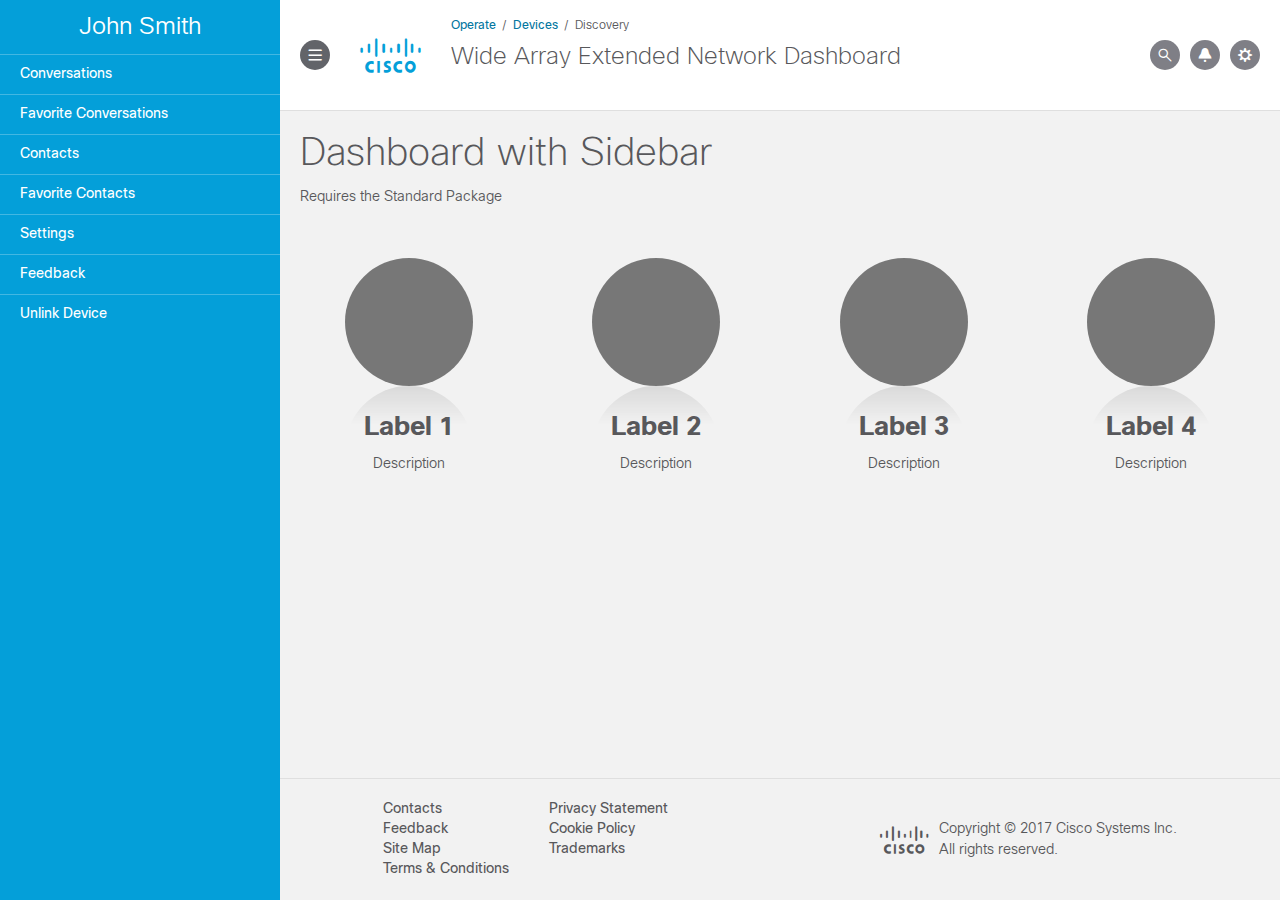
<file: Client/src/assets/custom/cui-1.2.2-official/dashboard.html>
<!doctype html>
<html lang="en">
    <head>
        <meta charset="utf-8">
        <title>Dashboard Example</title>
        <link rel="stylesheet" href="css/cui-standard.min.css">
    </head>
    <body class="cui">
        <div class="content-fluid">
            <div class="sidebar" >
                <div class="sidebar__header">
                    <div class="sidebar__header-title">John Smith</div>
                </div>
                <ul>
                    <li class="sidebar__item"><a href="">Conversations</a></li>
                    <li class="sidebar__item"><a href="">Favorite Conversations</a></li>
                    <li class="sidebar__item"><a href="">Contacts</a></li>
                    <li class="sidebar__item"><a href="">Favorite Contacts</a></li>
                    <li class="sidebar__item"><a href="">Settings</a></li>
                    <li class="sidebar__item"><a href="">Feedback</a></li>
                    <li class="sidebar__item"><a href="">Unlink Device</a></li>
                </ul>
            </div>
            <main>
                <header class="header">
                    <div class="header-bar container">
                        <a class="btn btn--small btn--icon toggle-menu">
                            <span class="icon-list-menu"></span>
                        </a>
                        <a class="header-bar__logo">
                            <span class="icon-cisco"></span>
                        </a>
                        <div class="header-bar__main">
                            <div class="header-breadcrumbs">
                                <ul class="breadcrumb">
                                    <li><a>Operate</a></li>
                                    <li><a>Devices</a></li>
                                    <li><span>Discovery</span></li>
                                </ul>
                            </div>
                            <div class="header-heading">
                                <h1 class="page-title">Wide Array Extended Network Dashboard</h1>
                            </div>
                        </div>
                        <div class="header-toolbar">
                            <a class="btn btn--small btn--icon">
                                <span class="icon-search"></span>
                            </a>
                            <a class="btn btn--small btn--icon">
                                <span class="icon-alert"></span>
                            </a>
                            <a class="btn btn--small btn--icon">
                                <span class="icon-cog"></span>
                            </a>
                        </div>
                    </div>
                </header>
                <div class="content">
                    <div class="container">
                        <div class="section">
                            <h1>Dashboard with Sidebar</h1>
                            <p>Requires the Standard Package</p>
                        </div>
                        <div class="row base-margin-top">
                            <div class="col-md-3 text-center">
                                <img class="thumb thumb--huge thumb--reflected" src="[data-uri]">
                                <h4 class="text-bold base-margin-top">Label 1</h4>
                                <p>Description</p>
                            </div>
                            <div class="col-md-3 text-center">
                                <img class="thumb thumb--huge thumb--reflected" src="[data-uri]">
                                <h4 class="text-bold base-margin-top">Label 2</h4>
                                <p>Description</p>
                            </div>
                            <div class="col-md-3 text-center">
                                <img class="thumb thumb--huge thumb--reflected" src="[data-uri]">
                                <h4 class="text-bold base-margin-top">Label 3</h4>
                                <p>Description</p>
                            </div>
                            <div class="col-md-3 text-center">
                                <img class="thumb thumb--huge thumb--reflected" src="[data-uri]">
                                <h4 class="text-bold base-margin-top">Label 4</h4>
                                <p>Description</p>
                            </div>
                        </div>
                    </div>
                </div>
                <footer class="footer footer--new">
                    <div class="footer__links">
                        <ul class="list">
                            <li><a href="http://www.cisco.com/cisco/web/siteassets/contacts/index.html" target="_blank">Contacts</a></li>
                            <li><a href="https://secure.opinionlab.com/ccc01/o.asp?id=jBjOhqOJ" target="_blank">Feedback</a></li>
                            <li><a href="http://www.cisco.com/c/en/us/about/sitemap.html" target="_blank">Site Map</a></li>
                            <li><a href="http://www.cisco.com/web/siteassets/legal/terms_condition.html" target="_blank">Terms & Conditions</a></li>
                            <li><a href="http://www.cisco.com/web/siteassets/legal/privacy_full.html" target="_blank">Privacy Statement</a></li>
                            <li><a href="http://www.cisco.com/web/siteassets/legal/privacy_full.html#cookies" target="_blank">Cookie Policy</a></li>
                            <li><a href="http://www.cisco.com/web/siteassets/legal/trademark.html" target="_blank">Trademarks</a></li>
                        </ul>
                    </div>
                    <div class="footer__legal">
                        <div class="footer__logo">
                            <a href="http://www.cisco.com" target="_blank">
                                <span class="icon-cisco"></span>
                            </a>
                        </div>
                        <div class="footer__copyright">
                            <div>Copyright &copy; 2017 Cisco Systems Inc.</div>
                            <div>All rights reserved.</div>
                        </div>
                    </div>
                </footer>
            </main>
        </div>
    </body>
</html>
</file>
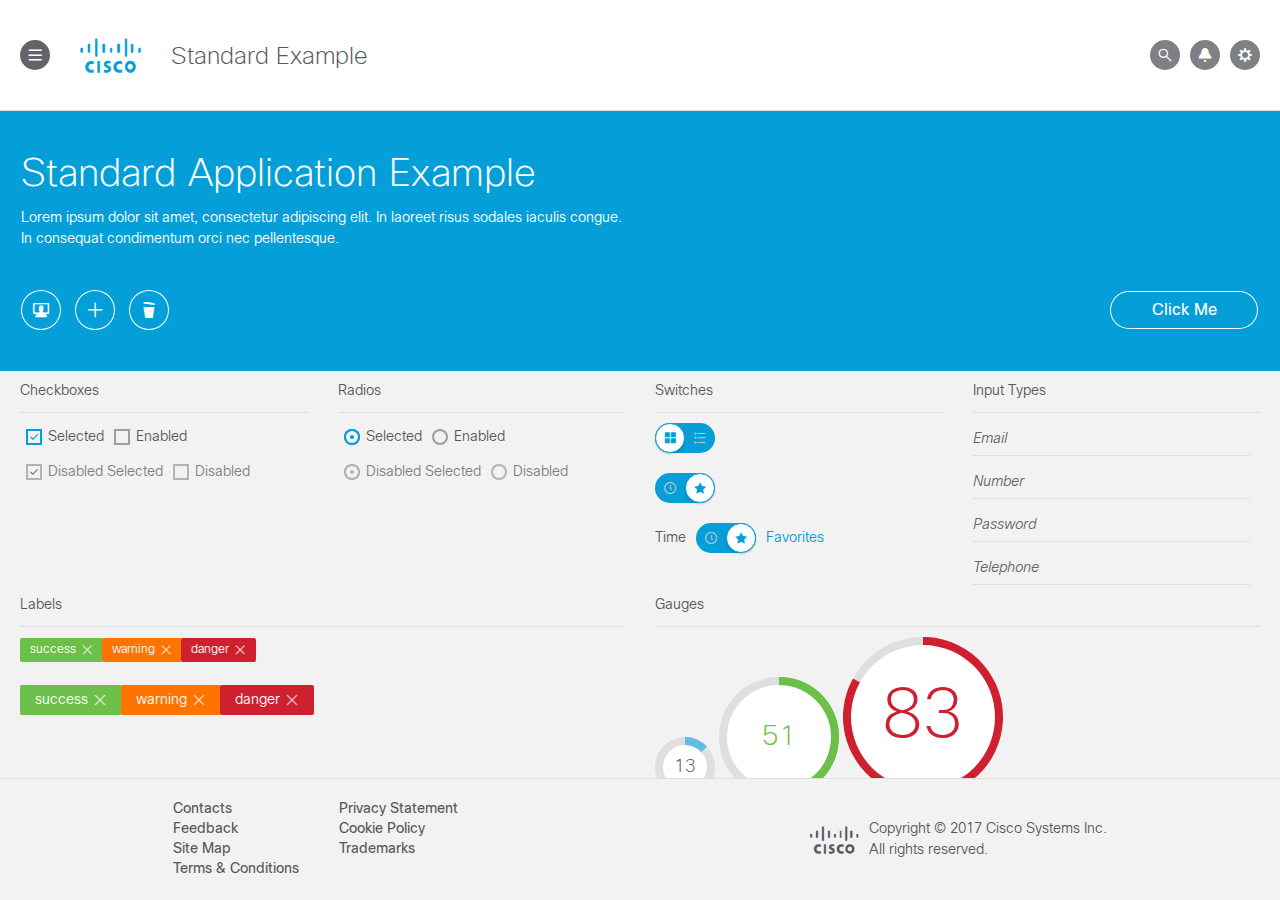
<file: Client/src/assets/custom/cui-1.2.2-official/standard.html>
<!doctype html>
<html lang="en">
<head>
    <meta charset="utf-8">
    <title>Standard Example</title>
    <link rel="stylesheet" href="css/cui-standard.min.css">
</head>
<body class="cui">
    <div class="content-fluid">
        <main>
            <header class="header">
                <div class="header-bar container">
                    <a class="btn btn--small btn--icon toggle-menu">
                        <span class="icon-list-menu"></span>
                    </a>
                    <a class="header-bar__logo">
                        <span class="icon-cisco"></span>
                    </a>
                    <div class="header-bar__main">
                        <div class="header-heading">
                            <h1 class="page-title">Standard Example</h1>
                        </div>
                    </div>
                    <div class="header-toolbar">
                        <a class="btn btn--small btn--icon">
                            <span class="icon-search"></span>
                        </a>
                        <a class="btn btn--small btn--icon">
                            <span class="icon-alert"></span>
                        </a>
                        <a class="btn btn--small btn--icon">
                            <span class="icon-cog"></span>
                        </a>
                    </div>
                </div>
            </header>
            <div class="hero hero--blue">
                <div class="container">
                    <div class="hero__content">
                        <h1>Standard Application Example</h1>
                        <div class="row">
                            <p class="col-md-6">Lorem ipsum dolor sit amet, consectetur adipiscing elit. In laoreet risus sodales iaculis congue. In consequat condimentum orci nec pellentesque.</p>
                        </div>
                    </div>
                    <div class="hero__toolbar">
                        <button class="btn btn--icon btn--white-ghost">
                            <span class="icon-user"></span>
                        </button>
                        <button class="btn btn--icon btn--white-ghost">
                            <span class="icon-plus"></span>
                        </button>
                        <button class="btn btn--icon btn--white-ghost">
                            <span class="icon-trash"></span>
                        </button>
                        <button class="btn btn--white-ghost pull-right">Click Me</button>
                    </div>
                </div>
            </div>
            <div class="content">
                <div class="container">
                    <div class="row">
                        <div class="col-md-3">
                            <p>Checkboxes</p>
                            <hr>
                            <form>
                                <label class="checkbox">
                                    <input type="checkbox" checked name="checkbox1">
                                    <span class="checkbox__input"></span>
                                    <span class="checkbox__label">Selected</span>
                                </label>
                                <label class="checkbox">
                                    <input type="checkbox" name="checkbox2">
                                    <span class="checkbox__input"></span>
                                    <span class="checkbox__label">Enabled</span>
                                </label>
                                <label class="checkbox disabled">
                                    <input type="checkbox" checked name="checkbox3">
                                    <span class="checkbox__input"></span>
                                    <span class="checkbox__label">Disabled Selected</span>
                                </label>
                                <label class="checkbox" disabled>
                                    <input type="checkbox" name="checkbox4">
                                    <span class="checkbox__input"></span>
                                    <span class="checkbox__label">Disabled</span>
                                </label>
                            </form>
                        </div>
                        <div class="col-md-3">
                            <p>Radios</p>
                            <hr>
                            <form>
                                <label class="radio">
                                    <input type="radio" checked name="radio1">
                                    <span class="radio__input"></span>
                                    <span class="radio__label">Selected</span>
                                </label>
                                <label class="radio">
                                    <input type="radio" name="radio2">
                                    <span class="radio__input"></span>
                                    <span class="radio__label">Enabled</span>
                                </label>
                                <label class="radio disabled">
                                    <input type="radio" checked name="radio3">
                                    <span class="radio__input"></span>
                                    <span class="radio__label">Disabled Selected</span>
                                </label>
                                <label class="radio" disabled>
                                    <input type="radio" name="radio4">
                                    <span class="radio__input"></span>
                                    <span class="radio__label">Disabled</span>
                                </label>
                            </form>
                        </div>
                        <div class="col-md-3">
                            <p>Switches</p>
                            <hr>
                            <form>
                                <label class="switch-icon">
                                    <input type="checkbox" name="switchicon1">
                                    <span class="switch__input">
                                        <span class="icon-grid-view"></span>
                                        <span class="icon-list-view"></span>
                                    </span>
                                </label>
                                <label class="switch-icon">
                                    <input type="checkbox" checked name="switchicon2">
                                    <span class="switch__input">
                                        <span class="icon-clock"></span>
                                        <span class="icon-star"></span>
                                    </span>
                                </label>
                                <label class="switch-icon">
                                    <input type="checkbox" checked name="switchicon3">
                                    <span class="switch__label">Time</span>
                                    <span class="switch__input">
                                        <span class="icon-clock"></span>
                                        <span class="icon-star"></span>
                                    </span>
                                    <span class="switch__label">Favorites</span>
                                </label>
                            </form>
                        </div>
                        <div class="col-md-3">
                            <p>Input Types</p>
                            <hr>
                            <form>
                                <div class="form-group">
                                    <div class="form-group__text">
                                        <input id="email1" type="email">
                                        <label for="email1">Email</label>
                                    </div>
                                </div>
                                <div class="form-group">
                                    <div class="form-group__text">
                                        <input id="number1" type="number">
                                        <label for="number1">Number</label>
                                    </div>
                                </div>
                                <div class="form-group">
                                    <div class="form-group__text">
                                        <input id="password1" type="password">
                                        <label for="password1">Password</label>
                                    </div>
                                </div>
                                <div class="form-group">
                                    <div class="form-group__text">
                                        <input id="tel1" type="tel">
                                        <label for="tel1">Telephone</label>
                                    </div>
                                </div>
                            </form>
                        </div>
                        <div class="col-md-6">
                            <p>Labels</p>
                            <hr>
                            <ul class="list list--inline">
                                <li>
                                    <span class="label label--success">
                                        <span>success</span>
                                        <span class="icon-close"></span>
                                    </span>
                                </li>
                                <li>
                                    <span class="label label--warning">
                                        <span>warning</span>
                                        <span class="icon-close"></span>
                                    </span>
                                </li>
                                <li>
                                    <span class="label label--danger">
                                        <span>danger</span>
                                        <span class="icon-close"></span>
                                    </span>
                                </li>
                            </ul>
                            <div><br></div>
                            <ul class="list list--inline">
                                <li>
                                    <span class="label label--success label--large">
                                        <span>success</span>
                                        <span class="icon-close"></span>
                                    </span>
                                </li>
                                <li>
                                    <span class="label label--warning label--large">
                                        <span>warning</span>
                                        <span class="icon-close"></span>
                                    </span>
                                </li>
                                <li>
                                    <span class="label label--danger label--large">
                                        <span>danger</span>
                                        <span class="icon-close"></span>
                                    </span>
                                </li>
                            </ul>
                        </div>
                        <div class="col-md-6">
                            <p>Gauges</p>
                            <hr>
                            <div class="gauge gauge--info gauge--alt gauge--small" data-percentage="13">
                                <div class="gauge__circle">
                                    <div class="mask full">
                                        <div class="fill"></div>
                                    </div>
                                    <div class="mask half">
                                        <div class="fill"></div>
                                        <div class="fill fix"></div>
                                    </div>
                                </div>
                                <div class="gauge__inset">
                                    <div class="gauge__percentage">13</div>
                                </div>
                            </div>
                            <div class="gauge gauge--success gauge--alt" data-percentage="51">
                                <div class="gauge__circle">
                                    <div class="mask full">
                                        <div class="fill"></div>
                                    </div>
                                    <div class="mask half">
                                        <div class="fill"></div>
                                        <div class="fill fix"></div>
                                    </div>
                                </div>
                                <div class="gauge__inset">
                                    <div class="gauge__percentage">51</div>
                                </div>
                            </div>
                            <div class="gauge gauge--danger gauge--alt gauge--large" data-percentage="83">
                                <div class="gauge__circle">
                                    <div class="mask full">
                                        <div class="fill"></div>
                                    </div>
                                    <div class="mask half">
                                        <div class="fill"></div>
                                        <div class="fill fix"></div>
                                    </div>
                                </div>
                                <div class="gauge__inset">
                                    <div class="gauge__percentage">83</div>
                                </div>
                            </div>
                        </div>
                        <div class="col-md-6">
                            <p>Alerts</p>
                            <hr>
                            <div class="row">
                                <div class="col-md-6">
                                    <div class="alert">
                                        <div class="alert__icon icon-info-circle"></div>
                                        <div class="alert__message">Information (default)</div>
                                        <div class="alert__close icon-close"></div>
                                    </div>
                                    <div class="alert alert--success">
                                        <div class="alert__icon icon-check"></div>
                                        <div class="alert__message">Success</div>
                                        <div class="alert__close icon-close"></div>
                                    </div>
                                </div>
                                <div class="col-md-6">
                                    <div class="alert alert--warning">
                                        <div class="alert__icon icon-exclamation-triangle"></div>
                                        <div class="alert__message">Warning</div>
                                        <div class="alert__close icon-close"></div>
                                    </div>
                                    <div class="alert alert--danger">
                                        <div class="alert__icon icon-error"></div>
                                        <div class="alert__message">Danger</div>
                                        <div class="alert__close icon-close"></div>
                                    </div>
                                </div>
                            </div>
                        </div>
                        <div class="col-md-6">
                            <p>Activities</p>
                            <div class="panel panel--ltgray">
                                <ul class="list list--aligntop">
                                    <li>
                                        <div class="activity">
                                            <div class="activity__body">
                                                <a class="activity__title">The Martial Art of Transitioning from the Industrial Era</a>
                                                <div class="activity__description">Focusing on harmony will help your organization thrive in the digital economy.<p class="text-uppercase text-small">Tags: <a>Disruption & Transformation</a>,<a>The Boardroom</a></p></div>
                                                <div class="activity__timestamp">3 weeks ago</div>
                                            </div>
                                        </div>
                                    </li>
                                    <li>
                                        <div class="activity">
                                            <div class="activity__body">
                                                <a class="activity__title">Banking on Digital</a>
                                                <div class="activity__description">Traditional bank branches haven't changed much over the years. See how one CEO has moved from paper and long lines to true digital disruption.<p class="text-uppercase text-small">Tags: <a>Agility & Speed</a>,<a>Disruption & Transformation</a>,<a>Security</a>,<a>Technology & Business Alignment</a></p></div>
                                                <div class="activity__timestamp">2 months ago</div>
                                            </div>
                                        </div>
                                    </li>
                                    <li>
                                        <div class="activity">
                                            <div class="activity__body">
                                                <a class="activity__title">Cybersecurity as a Growth Advantage</a>
                                                <div class="activity__description">In an era of unparalleled disruption, companies need to begin viewing cybersecurity differently—beyond its traditional “defensive” role. Those that do will have a competitive advantage. These Secure Digitizers are strongly committed to growth through digital business models and offerings, with cybersecurity as a critical foundation. Learn how they are leading way in today’s digital economy.<p class="text-uppercase text-small">Tags: <a>Agility & Speed</a>,<a>Disruption & Transformation</a>,<a>Security</a></p></div>
                                                <div class="activity__timestamp">7 months ago</div>
                                            </div>
                                        </div>
                                    </li>
                                </ul>
                            </div>
                        </div>
                        <div class="col-md-6">
                            <p>Tables</p>
                            <hr>
                            <table class="table table--bordered table--highlight">
                                <thead>
                                    <tr>
                                        <th>
                                            <label class="checkbox">
                                                <input type="checkbox"/>
                                                <span class="checkbox__input"></span>
                                            </label>
                                        </th>
                                        <th class="sortable">Header 1 <span class="sort-indicator icon-chevron-down"></span></th>
                                        <th>Header 2</th>
                                        <th>Header 3</th>
                                    </tr>
                                </thead>
                                <tbody>
                                    <tr>
                                        <td>
                                            <label class="checkbox">
                                                <input type="checkbox"/>
                                                <span class="checkbox__input"></span>
                                            </label>
                                        </td>
                                        <td>Row 1, Column 1</td>
                                        <td>Row 1, Column 2</td>
                                        <td>Row 1, Column 3</td>
                                    </tr>
                                    <tr class="active">
                                        <td>
                                            <label class="checkbox">
                                                <input type="checkbox" checked>
                                                <span class="checkbox__input"></span>
                                            </label>
                                        </td>
                                        <td>ACTIVE</td>
                                        <td>Row 2, Column 2</td>
                                        <td>Row 2, Column 3</td>
                                    </tr>
                                    <tr>
                                        <td>
                                            <label class="checkbox">
                                                <input type="checkbox"/>
                                                <span class="checkbox__input"></span>
                                            </label>
                                        </td>
                                        <td>Row 3, Column 1</td>
                                        <td>Row 3, Column 2</td>
                                        <td>Row 3, Column 3</td>
                                    </tr>
                                </tbody>
                            </table>
                        </div>
                        <div class="col-md-6">
                            <p>Ratings</p>
                            <hr>
                            <div class="rating">
                                <div class="rating__stars">
                                    <div class="rating__star" title="5 Stars">
                                        <span class="icon-star"></span>
                                    </div>
                                    <div class="rating__star" title="4 Stars">
                                        <span class="icon-star"></span>
                                    </div>
                                    <div class="rating__star" title="3 Stars">
                                        <span class="icon-star"></span>
                                    </div>
                                    <div class="rating__star" title="2 Stars">
                                        <span class="icon-star"></span>
                                    </div>
                                    <div class="rating__star" title="1 Star">
                                        <span class="icon-star"></span>
                                    </div>
                                </div>
                            </div>
                        </div>
                    </div>
                </div>
            </div>
            <footer class="footer footer--new">
                <div class="footer__links">
                    <ul class="list">
                        <li><a href="http://www.cisco.com/cisco/web/siteassets/contacts/index.html" target="_blank">Contacts</a></li>
                        <li><a href="https://secure.opinionlab.com/ccc01/o.asp?id=jBjOhqOJ" target="_blank">Feedback</a></li>
                        <li><a href="http://www.cisco.com/c/en/us/about/sitemap.html" target="_blank">Site Map</a></li>
                        <li><a href="http://www.cisco.com/web/siteassets/legal/terms_condition.html" target="_blank">Terms & Conditions</a></li>
                        <li><a href="http://www.cisco.com/web/siteassets/legal/privacy_full.html" target="_blank">Privacy Statement</a></li>
                        <li><a href="http://www.cisco.com/web/siteassets/legal/privacy_full.html#cookies" target="_blank">Cookie Policy</a></li>
                        <li><a href="http://www.cisco.com/web/siteassets/legal/trademark.html" target="_blank">Trademarks</a></li>
                    </ul>
                </div>
                <div class="footer__legal">
                    <div class="footer__logo">
                        <a href="http://www.cisco.com" target="_blank">
                            <span class="icon-cisco"></span>
                        </a>
                    </div>
                    <div class="footer__copyright">
                        <div>Copyright &copy; 2017 Cisco Systems Inc.</div>
                        <div>All rights reserved.</div>
                    </div>
                </div>
            </footer>
        </main>
    </div>
</body>
</html>
</file>
